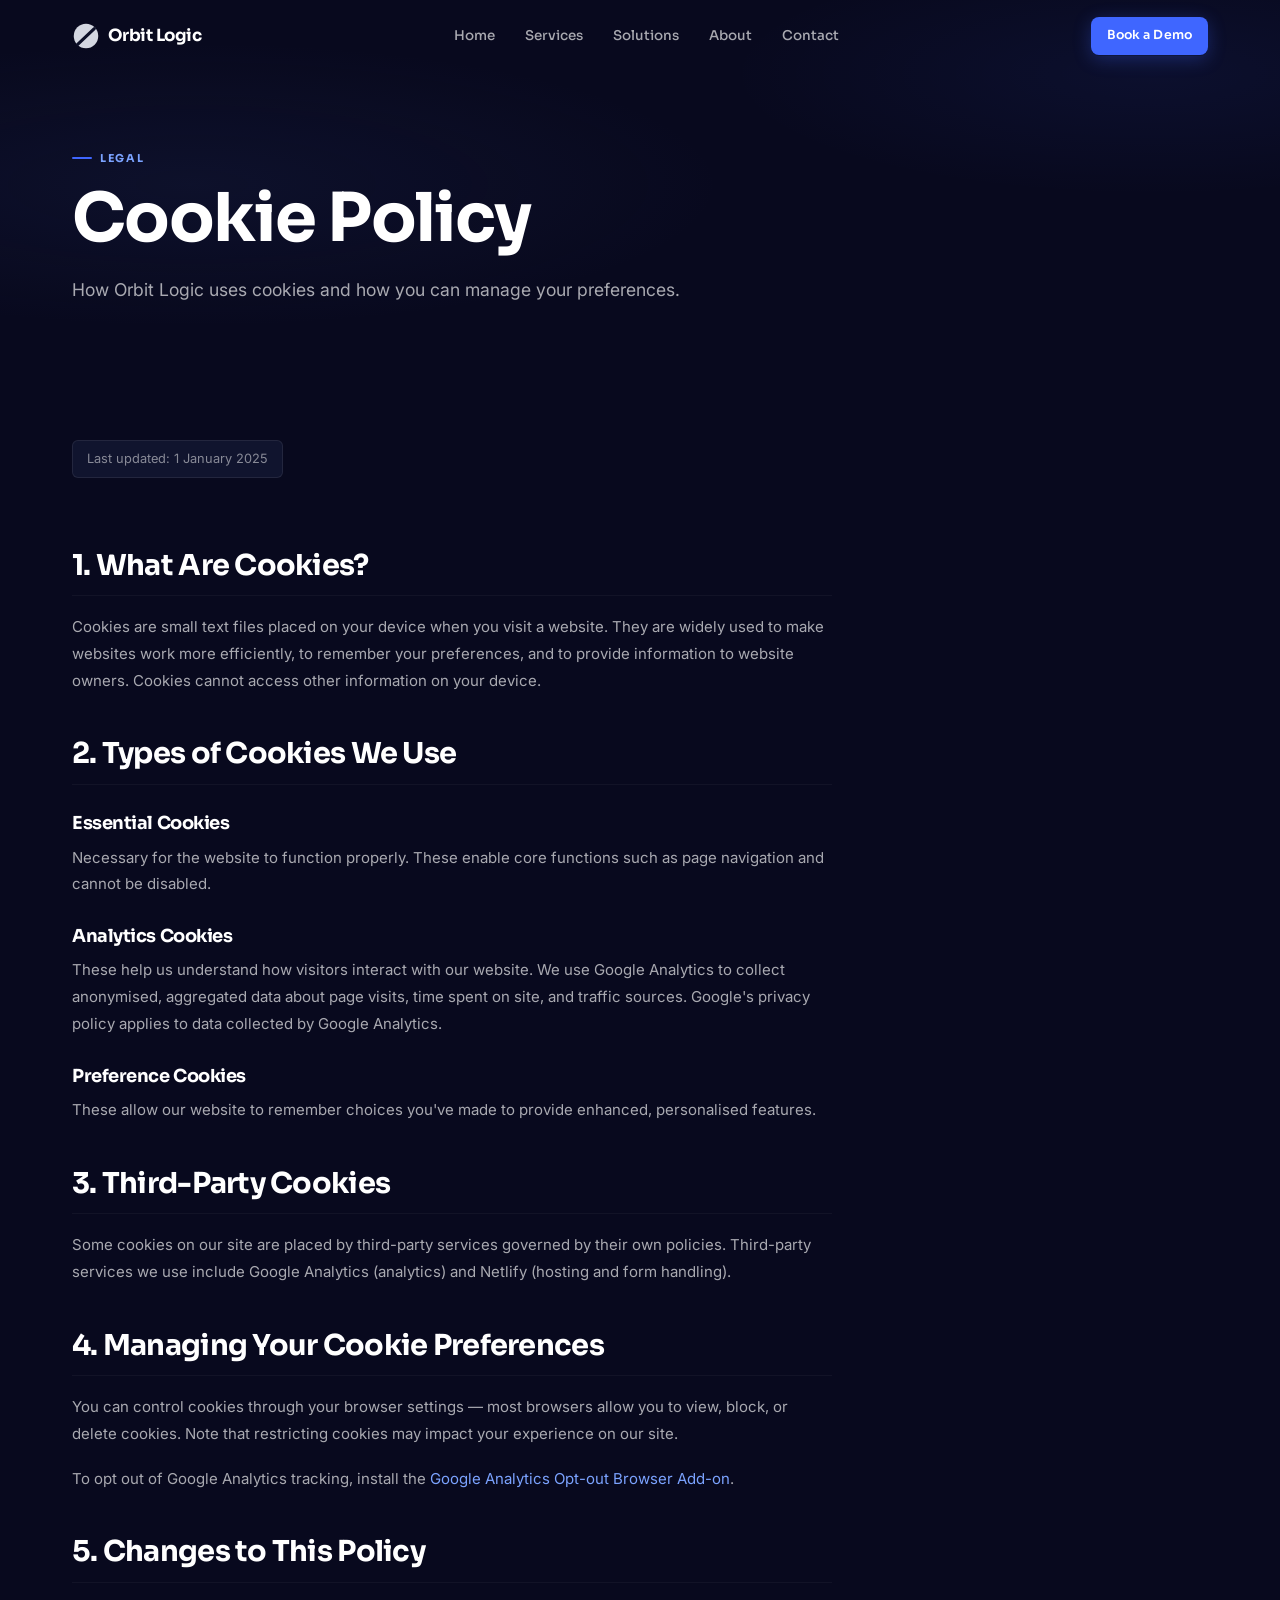
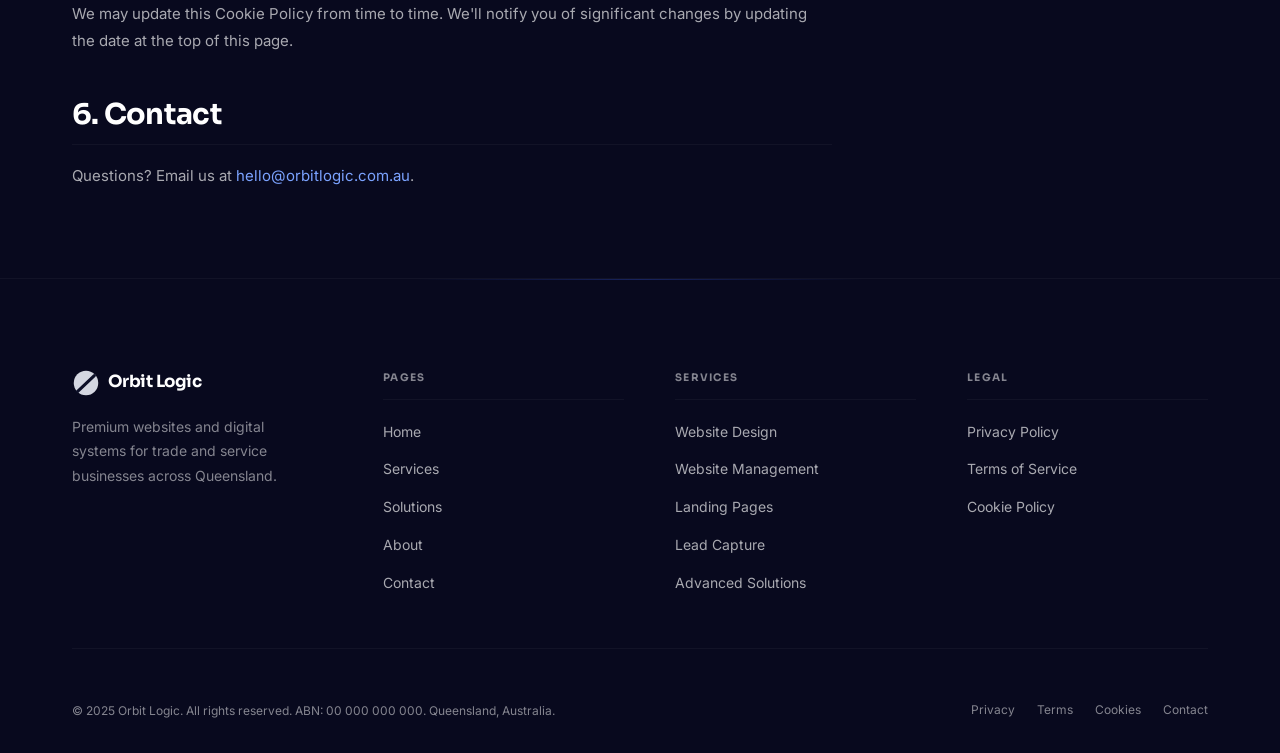
<file: cookie-policy.html>
<!DOCTYPE html>
<html lang="en">
<head>
  <meta charset="UTF-8"/>
  <meta name="color-scheme" content="dark"/>
  <meta name="theme-color" content="#08091E"/>
  <link rel="preconnect" href="https://fonts.googleapis.com"/>
  <link rel="preconnect" href="https://fonts.gstatic.com" crossorigin/><meta name="viewport" content="width=device-width, initial-scale=1.0, viewport-fit=cover"/>
  <title>Cookie Policy — Orbit Logic</title>
  <meta name="description" content="Orbit Logic's Cookie Policy — how we use cookies and how you can manage preferences."/>
  <meta name="robots" content="index, follow"/>
  <link rel="canonical" href="https://orbitlogic.com.au/cookie-policy.html"/>
  <link rel="stylesheet" href="styles.css"/>
</head>
<body>
<a class="skip-link" href="#main-content">Skip to main content</a>

<nav class="nav" id="mainNav" aria-label="Main navigation">
  <div class="nav-inner">
    <a href="index.html" class="nav-logo" aria-label="Orbit Logic — Home">
      <svg class="nav-logo-mark" viewBox="0 0 32 32" fill="none" xmlns="http://www.w3.org/2000/svg" aria-hidden="true">
        <circle cx="16" cy="16" r="14" fill="#EBEEF6" opacity="0.90"/>
        <line x1="6.5" y1="25.5" x2="25.5" y2="7.5" stroke="#0D1028" stroke-width="3.6" stroke-linecap="round"/>
      </svg>
      <span class="nav-logo-name">Orbit Logic</span>
    </a>
    <div class="nav-links">
      <a href="index.html"     class="nav-link">Home</a>
      <a href="services.html"  class="nav-link">Services</a>
      <a href="solutions.html" class="nav-link">Solutions</a>
      <a href="about.html"     class="nav-link">About</a>
      <a href="contact.html"   class="nav-link">Contact</a>
    </div>
    <div class="nav-actions">
      <a href="contact.html" class="btn btn-primary btn-sm">Book a Demo</a>
    </div>
    <button class="nav-toggle" id="navToggle" aria-label="Toggle menu" aria-expanded="false" aria-controls="navMobile">
      <span></span><span></span><span></span>
    </button>
  </div>
</nav>
<div class="nav-mobile" id="navMobile" role="dialog" aria-modal="true" aria-label="Mobile navigation">
  <a href="index.html"     class="nav-link">Home</a>
  <a href="services.html"  class="nav-link">Services</a>
  <a href="solutions.html" class="nav-link">Solutions</a>
  <a href="about.html"     class="nav-link">About</a>
  <a href="contact.html"   class="nav-link">Contact</a>
  <a href="contact.html"   class="btn btn-primary">Book a Demo</a>
</div>
<main id="main-content">
<div class="page-header">
  <div class="container"><div class="page-header-inner">
    <span class="eyebrow">Legal</span>
    <h1>Cookie Policy</h1>
    <p>How Orbit Logic uses cookies and how you can manage your preferences.</p>
  </div></div>
</div>
<section class="section-sm bg-s0">
  <div class="container">
    <div class="legal-content">
      <span class="legal-updated">Last updated: 1 January 2025</span>
      <h2>1. What Are Cookies?</h2>
      <p>Cookies are small text files placed on your device when you visit a website. They are widely used to make websites work more efficiently, to remember your preferences, and to provide information to website owners. Cookies cannot access other information on your device.</p>
      <h2>2. Types of Cookies We Use</h2>
      <h3>Essential Cookies</h3>
      <p>Necessary for the website to function properly. These enable core functions such as page navigation and cannot be disabled.</p>
      <h3>Analytics Cookies</h3>
      <p>These help us understand how visitors interact with our website. We use Google Analytics to collect anonymised, aggregated data about page visits, time spent on site, and traffic sources. Google's privacy policy applies to data collected by Google Analytics.</p>
      <h3>Preference Cookies</h3>
      <p>These allow our website to remember choices you've made to provide enhanced, personalised features.</p>
      <h2>3. Third-Party Cookies</h2>
      <p>Some cookies on our site are placed by third-party services governed by their own policies. Third-party services we use include Google Analytics (analytics) and Netlify (hosting and form handling).</p>
      <h2>4. Managing Your Cookie Preferences</h2>
      <p>You can control cookies through your browser settings — most browsers allow you to view, block, or delete cookies. Note that restricting cookies may impact your experience on our site.</p>
      <p>To opt out of Google Analytics tracking, install the <a href="https://tools.google.com/dlpage/gaoptout" target="_blank" rel="noopener noreferrer">Google Analytics Opt-out Browser Add-on</a>.</p>
      <h2>5. Changes to This Policy</h2>
      <p>We may update this Cookie Policy from time to time. We'll notify you of significant changes by updating the date at the top of this page.</p>
      <h2>6. Contact</h2>
      <p>Questions? Email us at <a href="mailto:hello@orbitlogic.com.au">hello@orbitlogic.com.au</a>.</p>
    </div>
  </div>
</section>
</main>
<footer class="footer">
  <div class="container">
    <div class="footer-grid">
      <div class="footer-brand-col">
        <a href="index.html" class="nav-logo" aria-label="Orbit Logic">
          <svg class="nav-logo-mark" viewBox="0 0 32 32" fill="none" xmlns="http://www.w3.org/2000/svg" aria-hidden="true">
            <circle cx="16" cy="16" r="14" fill="#EBEEF6" opacity="0.90"/>
            <line x1="6.5" y1="25.5" x2="25.5" y2="7.5" stroke="#0D1028" stroke-width="3.6" stroke-linecap="round"/>
          </svg>
          <span class="nav-logo-name">Orbit Logic</span>
        </a>
        <p>Premium websites and digital systems for trade and service businesses across Queensland.</p>
      </div>
      <div>
        <div class="footer-col-title">Pages</div>
        <div class="footer-links">
          <a href="index.html">Home</a>
          <a href="services.html">Services</a>
          <a href="solutions.html">Solutions</a>
          <a href="about.html">About</a>
          <a href="contact.html">Contact</a>
        </div>
      </div>
      <div>
        <div class="footer-col-title">Services</div>
        <div class="footer-links">
          <a href="services.html#website-design">Website Design</a>
          <a href="services.html#website-management">Website Management</a>
          <a href="services.html#landing-pages">Landing Pages</a>
          <a href="services.html#lead-capture">Lead Capture</a>
          <a href="solutions.html">Advanced Solutions</a>
        </div>
      </div>
      <div>
        <div class="footer-col-title">Legal</div>
        <div class="footer-links">
          <a href="privacy-policy.html">Privacy Policy</a>
          <a href="terms.html">Terms of Service</a>
          <a href="cookie-policy.html">Cookie Policy</a>
          
        </div>
      </div>
    </div>
    <div class="footer-bottom">
      <p class="footer-copy" data-c="footer_text">© 2025 Orbit Logic. All rights reserved. ABN: 00 000 000 000. Queensland, Australia.</p>
      <div class="footer-bottom-links">
        <a href="privacy-policy.html">Privacy</a>
        <a href="terms.html">Terms</a>
        <a href="cookie-policy.html">Cookies</a>
        <a href="contact.html">Contact</a>
      </div>
    </div>
  </div>
</footer>
<script src="script.js" defer></script></body></html>
</file>
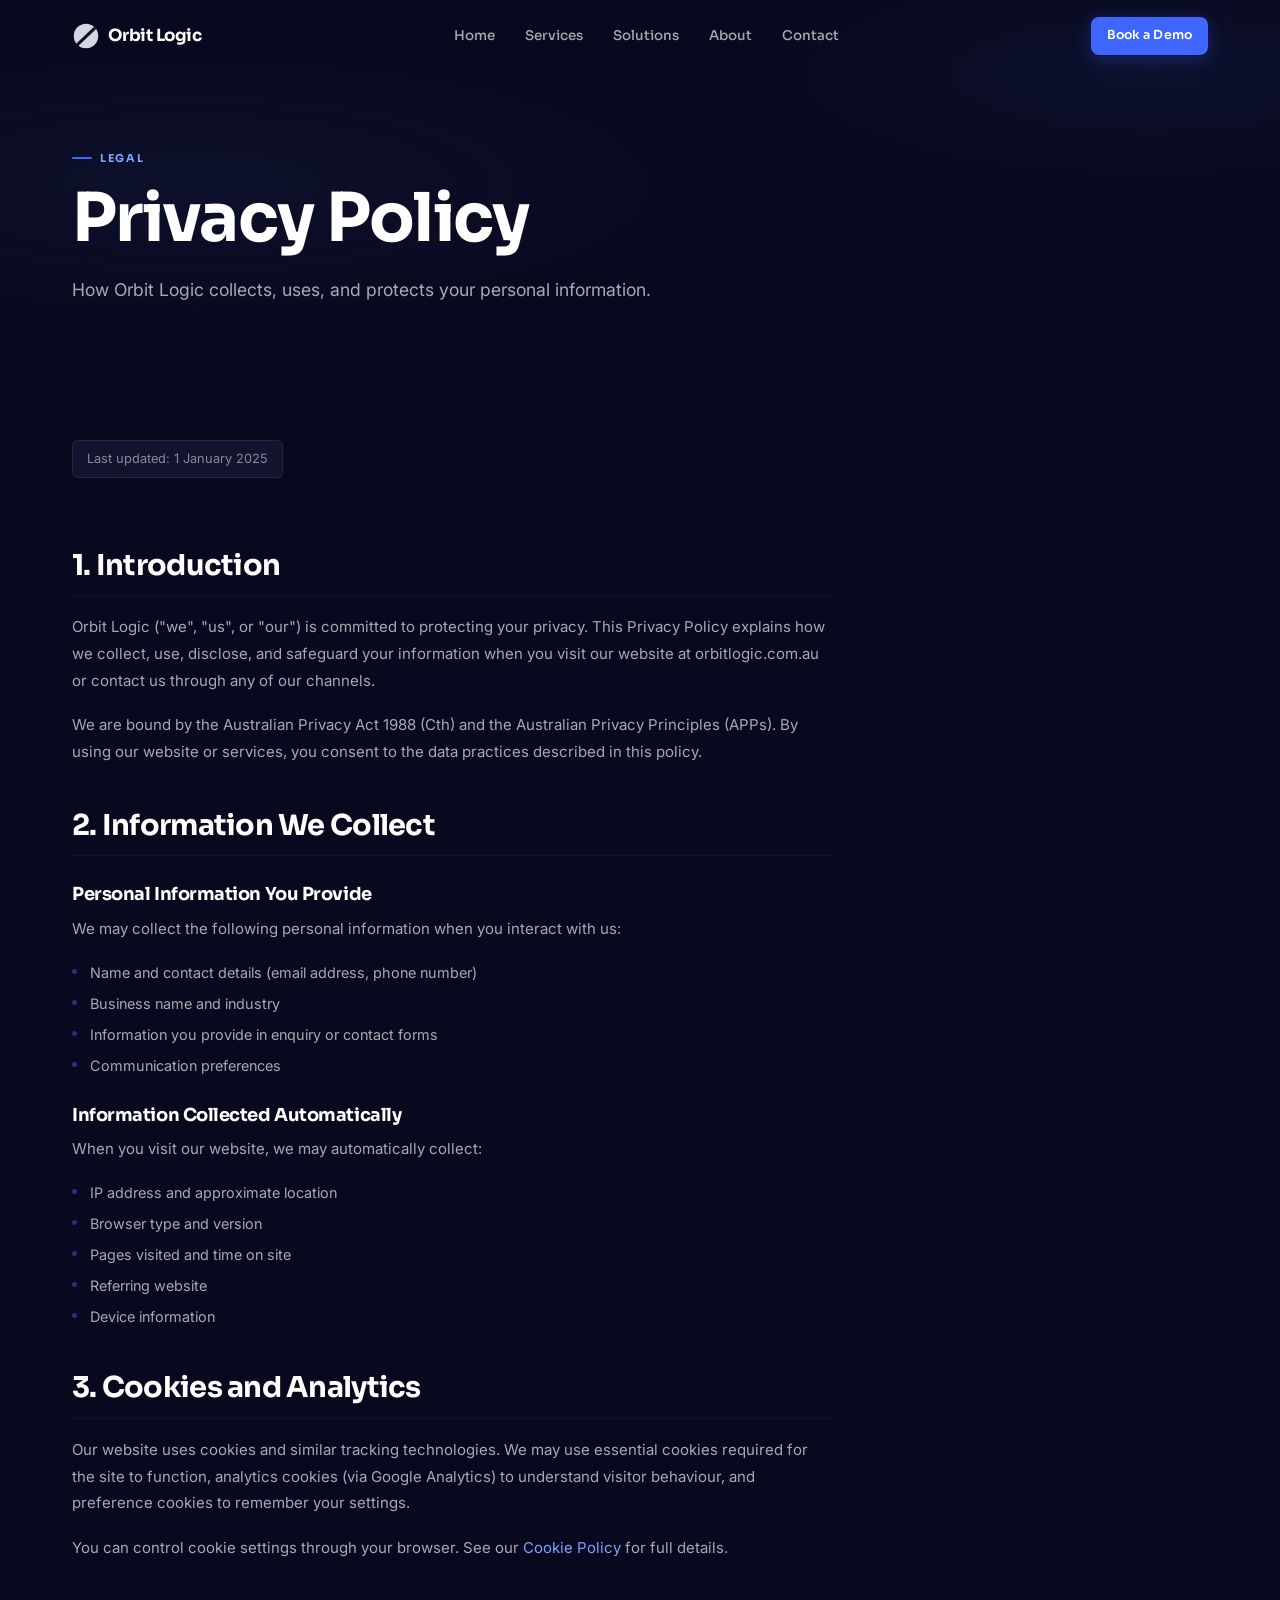
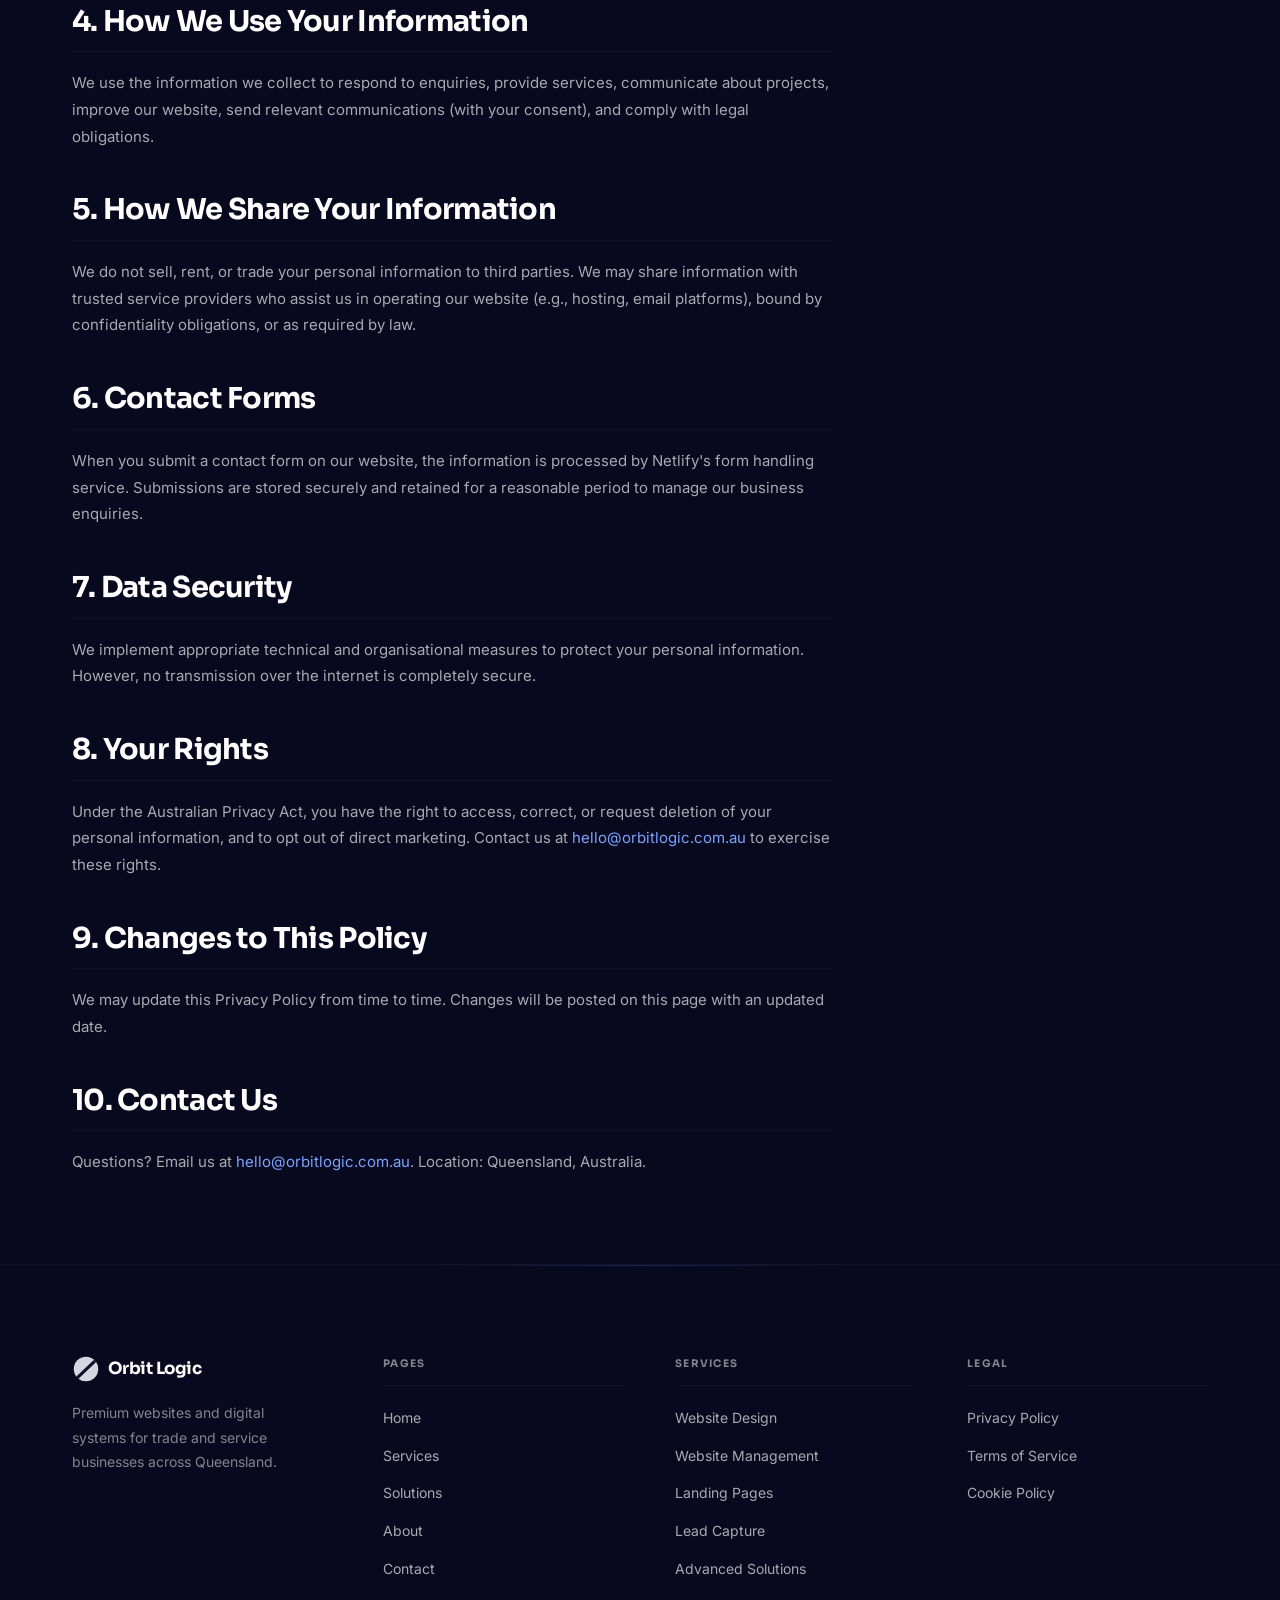
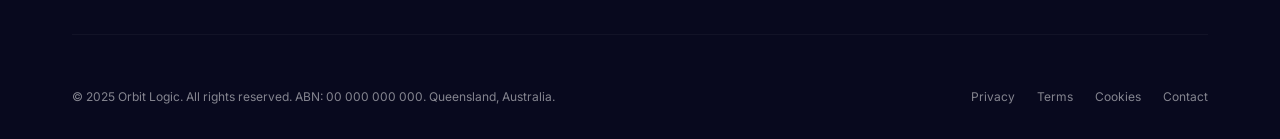
<file: privacy-policy.html>
<!DOCTYPE html>
<html lang="en">
<head>
  <meta charset="UTF-8"/>
  <meta name="color-scheme" content="dark"/>
  <meta name="theme-color" content="#08091E"/>
  <link rel="preconnect" href="https://fonts.googleapis.com"/>
  <link rel="preconnect" href="https://fonts.gstatic.com" crossorigin/><meta name="viewport" content="width=device-width, initial-scale=1.0, viewport-fit=cover"/>
  <title>Privacy Policy — Orbit Logic</title>
  <meta name="description" content="Orbit Logic's Privacy Policy — how we collect, use, and protect your personal information."/>
  <meta name="robots" content="index, follow"/>
  <link rel="canonical" href="https://orbitlogic.com.au/privacy-policy.html"/>
  <link rel="stylesheet" href="styles.css"/>
</head>
<body>
<a class="skip-link" href="#main-content">Skip to main content</a>

<nav class="nav" id="mainNav" aria-label="Main navigation">
  <div class="nav-inner">
    <a href="index.html" class="nav-logo" aria-label="Orbit Logic — Home">
      <svg class="nav-logo-mark" viewBox="0 0 32 32" fill="none" xmlns="http://www.w3.org/2000/svg" aria-hidden="true">
        <circle cx="16" cy="16" r="14" fill="#EBEEF6" opacity="0.90"/>
        <line x1="6.5" y1="25.5" x2="25.5" y2="7.5" stroke="#0D1028" stroke-width="3.6" stroke-linecap="round"/>
      </svg>
      <span class="nav-logo-name">Orbit Logic</span>
    </a>
    <div class="nav-links">
      <a href="index.html"     class="nav-link">Home</a>
      <a href="services.html"  class="nav-link">Services</a>
      <a href="solutions.html" class="nav-link">Solutions</a>
      <a href="about.html"     class="nav-link">About</a>
      <a href="contact.html"   class="nav-link">Contact</a>
    </div>
    <div class="nav-actions">
      <a href="contact.html" class="btn btn-primary btn-sm">Book a Demo</a>
    </div>
    <button class="nav-toggle" id="navToggle" aria-label="Toggle menu" aria-expanded="false" aria-controls="navMobile">
      <span></span><span></span><span></span>
    </button>
  </div>
</nav>
<div class="nav-mobile" id="navMobile" role="dialog" aria-modal="true" aria-label="Mobile navigation">
  <a href="index.html"     class="nav-link">Home</a>
  <a href="services.html"  class="nav-link">Services</a>
  <a href="solutions.html" class="nav-link">Solutions</a>
  <a href="about.html"     class="nav-link">About</a>
  <a href="contact.html"   class="nav-link">Contact</a>
  <a href="contact.html"   class="btn btn-primary">Book a Demo</a>
</div>
<main id="main-content">
<div class="page-header">
  <div class="container"><div class="page-header-inner">
    <span class="eyebrow">Legal</span>
    <h1>Privacy Policy</h1>
    <p>How Orbit Logic collects, uses, and protects your personal information.</p>
  </div></div>
</div>
<section class="section-sm bg-s0">
  <div class="container">
    <div class="legal-content">
      <span class="legal-updated">Last updated: 1 January 2025</span>
      <h2>1. Introduction</h2>
      <p>Orbit Logic ("we", "us", or "our") is committed to protecting your privacy. This Privacy Policy explains how we collect, use, disclose, and safeguard your information when you visit our website at orbitlogic.com.au or contact us through any of our channels.</p>
      <p>We are bound by the Australian Privacy Act 1988 (Cth) and the Australian Privacy Principles (APPs). By using our website or services, you consent to the data practices described in this policy.</p>
      <h2>2. Information We Collect</h2>
      <h3>Personal Information You Provide</h3>
      <p>We may collect the following personal information when you interact with us:</p>
      <ul><li>Name and contact details (email address, phone number)</li><li>Business name and industry</li><li>Information you provide in enquiry or contact forms</li><li>Communication preferences</li></ul>
      <h3>Information Collected Automatically</h3>
      <p>When you visit our website, we may automatically collect:</p>
      <ul><li>IP address and approximate location</li><li>Browser type and version</li><li>Pages visited and time on site</li><li>Referring website</li><li>Device information</li></ul>
      <h2>3. Cookies and Analytics</h2>
      <p>Our website uses cookies and similar tracking technologies. We may use essential cookies required for the site to function, analytics cookies (via Google Analytics) to understand visitor behaviour, and preference cookies to remember your settings.</p>
      <p>You can control cookie settings through your browser. See our <a href="cookie-policy.html">Cookie Policy</a> for full details.</p>
      <h2>4. How We Use Your Information</h2>
      <p>We use the information we collect to respond to enquiries, provide services, communicate about projects, improve our website, send relevant communications (with your consent), and comply with legal obligations.</p>
      <h2>5. How We Share Your Information</h2>
      <p>We do not sell, rent, or trade your personal information to third parties. We may share information with trusted service providers who assist us in operating our website (e.g., hosting, email platforms), bound by confidentiality obligations, or as required by law.</p>
      <h2>6. Contact Forms</h2>
      <p>When you submit a contact form on our website, the information is processed by Netlify's form handling service. Submissions are stored securely and retained for a reasonable period to manage our business enquiries.</p>
      <h2>7. Data Security</h2>
      <p>We implement appropriate technical and organisational measures to protect your personal information. However, no transmission over the internet is completely secure.</p>
      <h2>8. Your Rights</h2>
      <p>Under the Australian Privacy Act, you have the right to access, correct, or request deletion of your personal information, and to opt out of direct marketing. Contact us at <a href="mailto:hello@orbitlogic.com.au">hello@orbitlogic.com.au</a> to exercise these rights.</p>
      <h2>9. Changes to This Policy</h2>
      <p>We may update this Privacy Policy from time to time. Changes will be posted on this page with an updated date.</p>
      <h2>10. Contact Us</h2>
      <p>Questions? Email us at <a href="mailto:hello@orbitlogic.com.au">hello@orbitlogic.com.au</a>. Location: Queensland, Australia.</p>
    </div>
  </div>
</section>
</main>
<footer class="footer">
  <div class="container">
    <div class="footer-grid">
      <div class="footer-brand-col">
        <a href="index.html" class="nav-logo" aria-label="Orbit Logic">
          <svg class="nav-logo-mark" viewBox="0 0 32 32" fill="none" xmlns="http://www.w3.org/2000/svg" aria-hidden="true">
            <circle cx="16" cy="16" r="14" fill="#EBEEF6" opacity="0.90"/>
            <line x1="6.5" y1="25.5" x2="25.5" y2="7.5" stroke="#0D1028" stroke-width="3.6" stroke-linecap="round"/>
          </svg>
          <span class="nav-logo-name">Orbit Logic</span>
        </a>
        <p>Premium websites and digital systems for trade and service businesses across Queensland.</p>
      </div>
      <div>
        <div class="footer-col-title">Pages</div>
        <div class="footer-links">
          <a href="index.html">Home</a>
          <a href="services.html">Services</a>
          <a href="solutions.html">Solutions</a>
          <a href="about.html">About</a>
          <a href="contact.html">Contact</a>
        </div>
      </div>
      <div>
        <div class="footer-col-title">Services</div>
        <div class="footer-links">
          <a href="services.html#website-design">Website Design</a>
          <a href="services.html#website-management">Website Management</a>
          <a href="services.html#landing-pages">Landing Pages</a>
          <a href="services.html#lead-capture">Lead Capture</a>
          <a href="solutions.html">Advanced Solutions</a>
        </div>
      </div>
      <div>
        <div class="footer-col-title">Legal</div>
        <div class="footer-links">
          <a href="privacy-policy.html">Privacy Policy</a>
          <a href="terms.html">Terms of Service</a>
          <a href="cookie-policy.html">Cookie Policy</a>
          
        </div>
      </div>
    </div>
    <div class="footer-bottom">
      <p class="footer-copy" data-c="footer_text">© 2025 Orbit Logic. All rights reserved. ABN: 00 000 000 000. Queensland, Australia.</p>
      <div class="footer-bottom-links">
        <a href="privacy-policy.html">Privacy</a>
        <a href="terms.html">Terms</a>
        <a href="cookie-policy.html">Cookies</a>
        <a href="contact.html">Contact</a>
      </div>
    </div>
  </div>
</footer>
<script src="script.js" defer></script></body></html>
</file>
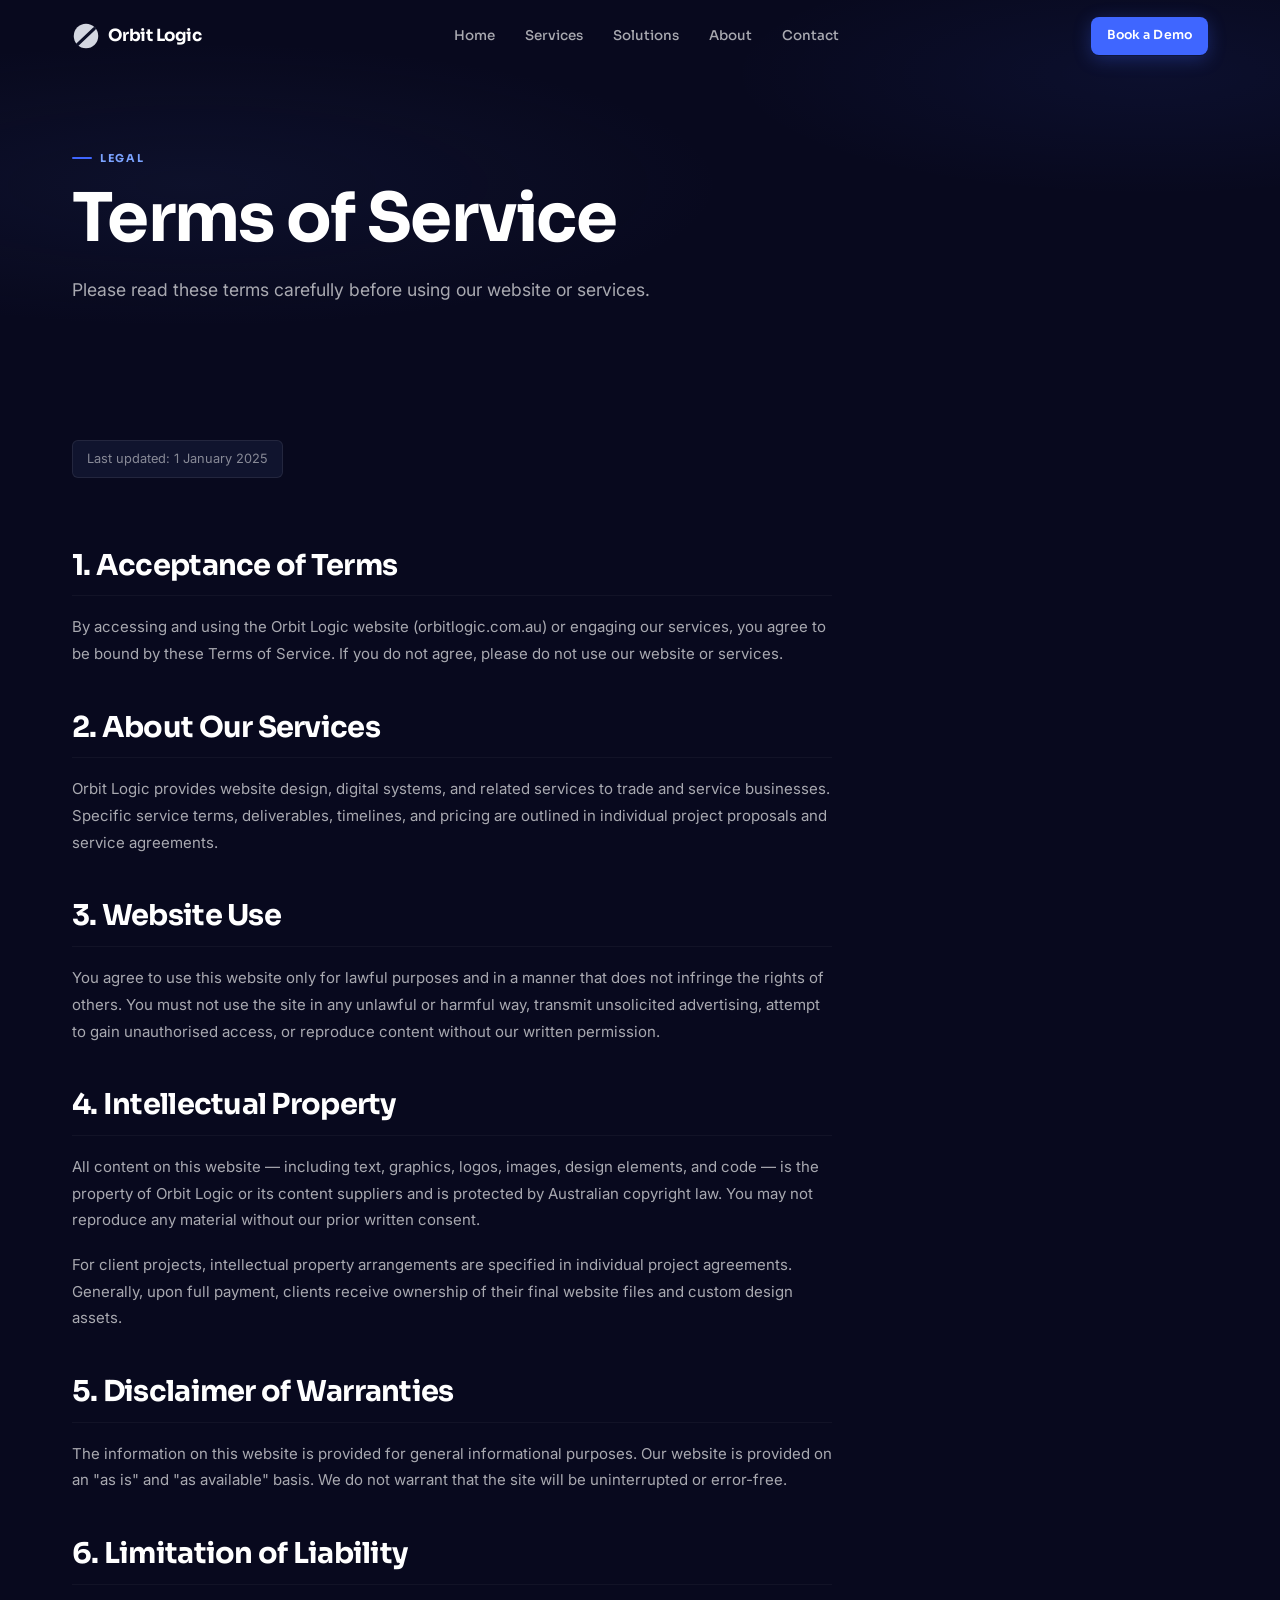
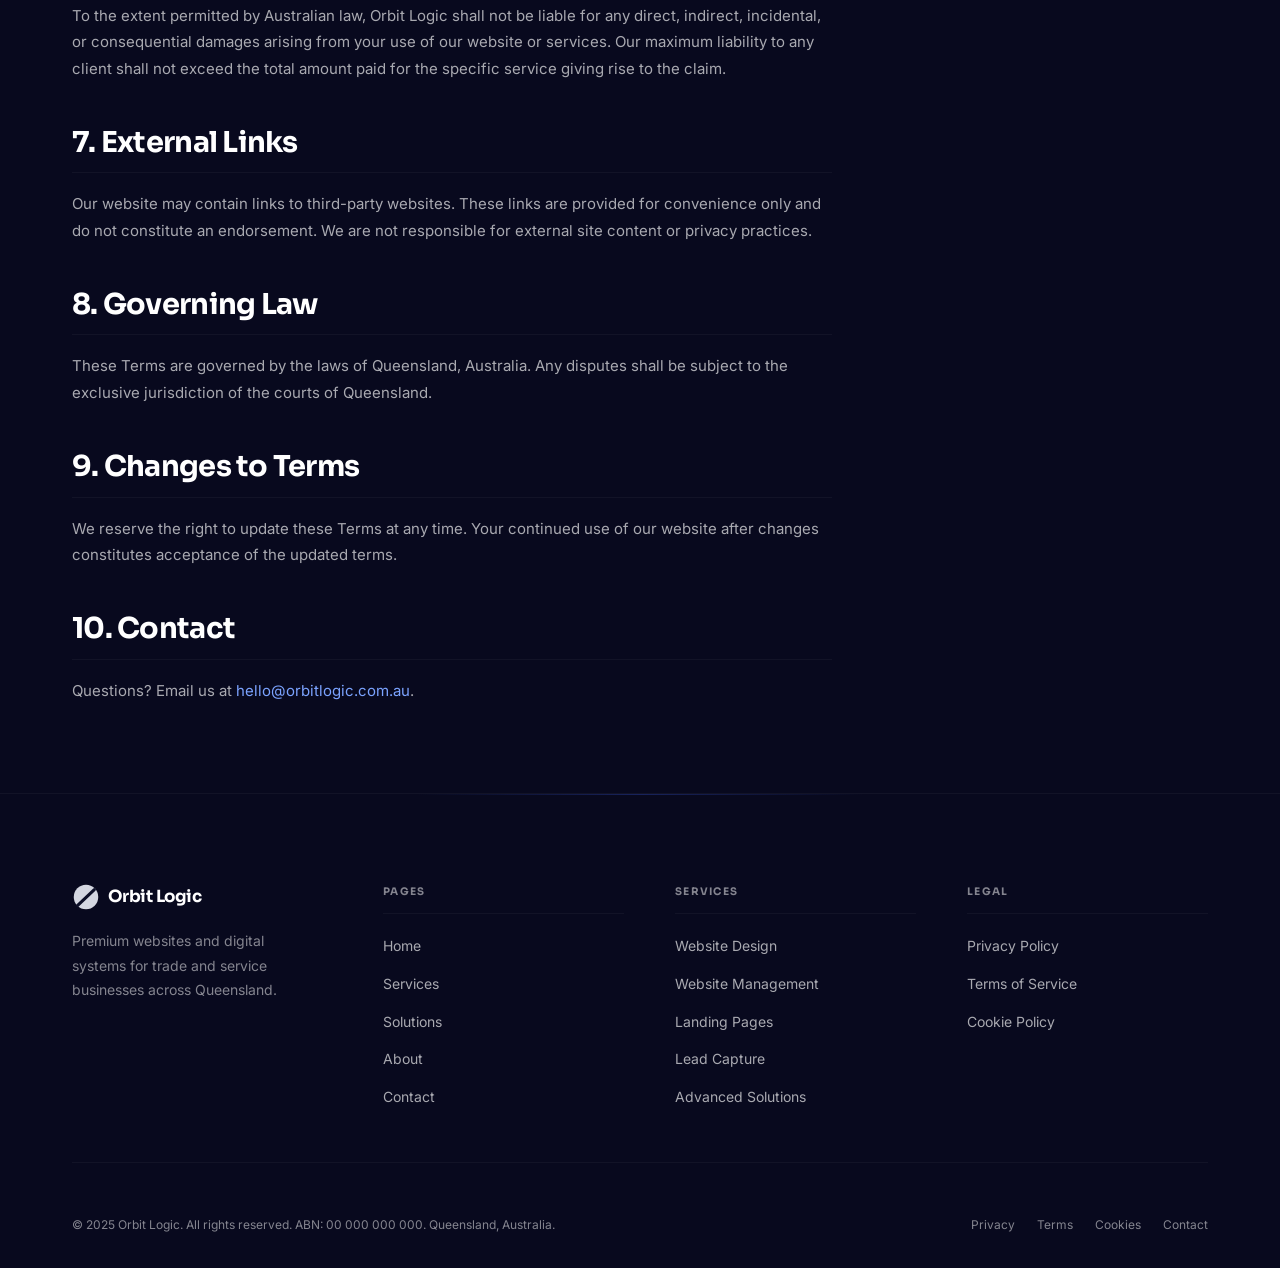
<file: terms.html>
<!DOCTYPE html>
<html lang="en">
<head>
  <meta charset="UTF-8"/>
  <meta name="color-scheme" content="dark"/>
  <meta name="theme-color" content="#08091E"/>
  <link rel="preconnect" href="https://fonts.googleapis.com"/>
  <link rel="preconnect" href="https://fonts.gstatic.com" crossorigin/><meta name="viewport" content="width=device-width, initial-scale=1.0, viewport-fit=cover"/>
  <title>Terms of Service — Orbit Logic</title>
  <meta name="description" content="Orbit Logic's Terms of Service — terms governing use of our website and services."/>
  <meta name="robots" content="index, follow"/>
  <link rel="canonical" href="https://orbitlogic.com.au/terms.html"/>
  <link rel="stylesheet" href="styles.css"/>
</head>
<body>
<a class="skip-link" href="#main-content">Skip to main content</a>

<nav class="nav" id="mainNav" aria-label="Main navigation">
  <div class="nav-inner">
    <a href="index.html" class="nav-logo" aria-label="Orbit Logic — Home">
      <svg class="nav-logo-mark" viewBox="0 0 32 32" fill="none" xmlns="http://www.w3.org/2000/svg" aria-hidden="true">
        <circle cx="16" cy="16" r="14" fill="#EBEEF6" opacity="0.90"/>
        <line x1="6.5" y1="25.5" x2="25.5" y2="7.5" stroke="#0D1028" stroke-width="3.6" stroke-linecap="round"/>
      </svg>
      <span class="nav-logo-name">Orbit Logic</span>
    </a>
    <div class="nav-links">
      <a href="index.html"     class="nav-link">Home</a>
      <a href="services.html"  class="nav-link">Services</a>
      <a href="solutions.html" class="nav-link">Solutions</a>
      <a href="about.html"     class="nav-link">About</a>
      <a href="contact.html"   class="nav-link">Contact</a>
    </div>
    <div class="nav-actions">
      <a href="contact.html" class="btn btn-primary btn-sm">Book a Demo</a>
    </div>
    <button class="nav-toggle" id="navToggle" aria-label="Toggle menu" aria-expanded="false" aria-controls="navMobile">
      <span></span><span></span><span></span>
    </button>
  </div>
</nav>
<div class="nav-mobile" id="navMobile" role="dialog" aria-modal="true" aria-label="Mobile navigation">
  <a href="index.html"     class="nav-link">Home</a>
  <a href="services.html"  class="nav-link">Services</a>
  <a href="solutions.html" class="nav-link">Solutions</a>
  <a href="about.html"     class="nav-link">About</a>
  <a href="contact.html"   class="nav-link">Contact</a>
  <a href="contact.html"   class="btn btn-primary">Book a Demo</a>
</div>
<main id="main-content">
<div class="page-header">
  <div class="container"><div class="page-header-inner">
    <span class="eyebrow">Legal</span>
    <h1>Terms of Service</h1>
    <p>Please read these terms carefully before using our website or services.</p>
  </div></div>
</div>
<section class="section-sm bg-s0">
  <div class="container">
    <div class="legal-content">
      <span class="legal-updated">Last updated: 1 January 2025</span>
      <h2>1. Acceptance of Terms</h2>
      <p>By accessing and using the Orbit Logic website (orbitlogic.com.au) or engaging our services, you agree to be bound by these Terms of Service. If you do not agree, please do not use our website or services.</p>
      <h2>2. About Our Services</h2>
      <p>Orbit Logic provides website design, digital systems, and related services to trade and service businesses. Specific service terms, deliverables, timelines, and pricing are outlined in individual project proposals and service agreements.</p>
      <h2>3. Website Use</h2>
      <p>You agree to use this website only for lawful purposes and in a manner that does not infringe the rights of others. You must not use the site in any unlawful or harmful way, transmit unsolicited advertising, attempt to gain unauthorised access, or reproduce content without our written permission.</p>
      <h2>4. Intellectual Property</h2>
      <p>All content on this website — including text, graphics, logos, images, design elements, and code — is the property of Orbit Logic or its content suppliers and is protected by Australian copyright law. You may not reproduce any material without our prior written consent.</p>
      <p>For client projects, intellectual property arrangements are specified in individual project agreements. Generally, upon full payment, clients receive ownership of their final website files and custom design assets.</p>
      <h2>5. Disclaimer of Warranties</h2>
      <p>The information on this website is provided for general informational purposes. Our website is provided on an "as is" and "as available" basis. We do not warrant that the site will be uninterrupted or error-free.</p>
      <h2>6. Limitation of Liability</h2>
      <p>To the extent permitted by Australian law, Orbit Logic shall not be liable for any direct, indirect, incidental, or consequential damages arising from your use of our website or services. Our maximum liability to any client shall not exceed the total amount paid for the specific service giving rise to the claim.</p>
      <h2>7. External Links</h2>
      <p>Our website may contain links to third-party websites. These links are provided for convenience only and do not constitute an endorsement. We are not responsible for external site content or privacy practices.</p>
      <h2>8. Governing Law</h2>
      <p>These Terms are governed by the laws of Queensland, Australia. Any disputes shall be subject to the exclusive jurisdiction of the courts of Queensland.</p>
      <h2>9. Changes to Terms</h2>
      <p>We reserve the right to update these Terms at any time. Your continued use of our website after changes constitutes acceptance of the updated terms.</p>
      <h2>10. Contact</h2>
      <p>Questions? Email us at <a href="mailto:hello@orbitlogic.com.au">hello@orbitlogic.com.au</a>.</p>
    </div>
  </div>
</section>
</main>
<footer class="footer">
  <div class="container">
    <div class="footer-grid">
      <div class="footer-brand-col">
        <a href="index.html" class="nav-logo" aria-label="Orbit Logic">
          <svg class="nav-logo-mark" viewBox="0 0 32 32" fill="none" xmlns="http://www.w3.org/2000/svg" aria-hidden="true">
            <circle cx="16" cy="16" r="14" fill="#EBEEF6" opacity="0.90"/>
            <line x1="6.5" y1="25.5" x2="25.5" y2="7.5" stroke="#0D1028" stroke-width="3.6" stroke-linecap="round"/>
          </svg>
          <span class="nav-logo-name">Orbit Logic</span>
        </a>
        <p>Premium websites and digital systems for trade and service businesses across Queensland.</p>
      </div>
      <div>
        <div class="footer-col-title">Pages</div>
        <div class="footer-links">
          <a href="index.html">Home</a>
          <a href="services.html">Services</a>
          <a href="solutions.html">Solutions</a>
          <a href="about.html">About</a>
          <a href="contact.html">Contact</a>
        </div>
      </div>
      <div>
        <div class="footer-col-title">Services</div>
        <div class="footer-links">
          <a href="services.html#website-design">Website Design</a>
          <a href="services.html#website-management">Website Management</a>
          <a href="services.html#landing-pages">Landing Pages</a>
          <a href="services.html#lead-capture">Lead Capture</a>
          <a href="solutions.html">Advanced Solutions</a>
        </div>
      </div>
      <div>
        <div class="footer-col-title">Legal</div>
        <div class="footer-links">
          <a href="privacy-policy.html">Privacy Policy</a>
          <a href="terms.html">Terms of Service</a>
          <a href="cookie-policy.html">Cookie Policy</a>
          
        </div>
      </div>
    </div>
    <div class="footer-bottom">
      <p class="footer-copy" data-c="footer_text">© 2025 Orbit Logic. All rights reserved. ABN: 00 000 000 000. Queensland, Australia.</p>
      <div class="footer-bottom-links">
        <a href="privacy-policy.html">Privacy</a>
        <a href="terms.html">Terms</a>
        <a href="cookie-policy.html">Cookies</a>
        <a href="contact.html">Contact</a>
      </div>
    </div>
  </div>
</footer>
<script src="script.js" defer></script></body></html>
</file>
<file: styles.css>
/* ============================================================
   ORBIT LOGIC — DESIGN SYSTEM v4 (quality pass)
   ============================================================ */
@import url('https://fonts.googleapis.com/css2?family=Sora:wght@400;500;600;700;800&family=Inter:wght@400;500;600&display=swap');

/* ── TOKENS ─────────────────────────────────────────────────── */
:root {
  --accent:#3F66FF; --acc-lt:#7BA3FF;
  --near-black:#0D1028; --deep-blue:#324484;
  --s0:#08091E; --s1:#0E1230; --s2:#131640; --s3:#181B50; --sc:#10142E;
  --b0:rgba(255,255,255,.04); --b1:rgba(255,255,255,.08); --b2:rgba(255,255,255,.14);
  --ba:rgba(63,102,255,.25); --bah:rgba(63,102,255,.45);
  --t1:#FFFFFF; --t2:rgba(255,255,255,.65); --t3:rgba(255,255,255,.50); --ta:#7BA3FF;
  --fh:'Sora',sans-serif; --fb:'Inter',sans-serif;
  --nav-h:72px; --max-w:1200px; --pad:clamp(1.25rem,4vw,2rem);
  --ease:cubic-bezier(.4,0,.2,1); --spring:cubic-bezier(.34,1.56,.64,1);
  --radius-sm:8px; --radius:12px; --radius-lg:16px; --radius-xl:20px;
}

/* ── RESET ──────────────────────────────────────────────────── */
*,*::before,*::after{box-sizing:border-box;margin:0;padding:0}
html{scroll-behavior:smooth;-webkit-text-size-adjust:100%;text-size-adjust:100%}
body{font-family:var(--fb);background:var(--near-black);color:var(--t1);line-height:1.7;overflow-x:hidden;-webkit-font-smoothing:antialiased;-moz-osx-font-smoothing:grayscale}
body.nav-open{overflow:hidden}
img,svg{max-width:100%;height:auto;display:block}
a{color:inherit;text-decoration:none}
ul,ol{list-style:none}
button{cursor:pointer;border:none;background:none;font-family:inherit}
input,textarea,select{font-family:inherit}

/* ── TYPOGRAPHY ─────────────────────────────────────────────── */
h1,h2,h3,h4,h5,h6{
  font-family:var(--fh);line-height:1.1;letter-spacing:-.025em;
  color:var(--t1);font-weight:700;overflow-wrap:break-word;word-break:break-word
}
h1{font-size:clamp(2.2rem,5.5vw,4.2rem);line-height:1.05}
h2{font-size:clamp(1.65rem,3.2vw,2.6rem);line-height:1.1}
h3{font-size:clamp(1.1rem,1.8vw,1.35rem);line-height:1.2}
h4{font-size:clamp(1rem,1.4vw,1.15rem);line-height:1.25}
p{color:var(--t2);line-height:1.78;font-size:clamp(.9375rem,1.3vw,1.0125rem)}
strong{color:var(--t1);font-weight:600}
a:not(.btn):not(.nav-link):not(.nav-logo):not(.footer-links a):not(.footer-bottom-links a){
  color:var(--acc-lt);transition:opacity 160ms var(--ease)
}
a:not(.btn):not(.nav-link):not(.nav-logo):not(.footer-links a):not(.footer-bottom-links a):hover{
  opacity:.8
}

.eyebrow{
  display:inline-flex;align-items:center;gap:.5rem;
  font-family:var(--fh);font-size:.68rem;font-weight:700;
  letter-spacing:.15em;text-transform:uppercase;color:var(--acc-lt)
}
.eyebrow::before{content:'';width:20px;height:1.5px;background:var(--accent);flex-shrink:0;border-radius:1px}
.eyebrow-center{justify-content:center;margin-bottom:1.125rem}

/* ── LAYOUT ─────────────────────────────────────────────────── */
.container{max-width:var(--max-w);margin:0 auto;padding:0 var(--pad)}
.section{padding:clamp(4.5rem,8vw,8rem) 0}
.section-sm{padding:clamp(3.5rem,5.5vw,5.5rem) 0}
.section-header{max-width:640px;margin-bottom:clamp(2.5rem,4vw,3.5rem)}
.section-header.center{text-align:center;margin-left:auto;margin-right:auto}
.section-header .eyebrow{margin-bottom:1rem;display:flex}
.section-header h2{margin-bottom:1.125rem;letter-spacing:-.03em}
.section-header p{font-size:clamp(1rem,1.35vw,1.075rem);color:var(--t2)}
.center-btn{display:flex;justify-content:center;margin-top:clamp(2rem,3.5vw,2.75rem)}

/* Grids */
.grid-2{display:grid;grid-template-columns:repeat(2,1fr);gap:clamp(1.25rem,2vw,1.75rem)}
.grid-3{display:grid;grid-template-columns:repeat(3,1fr);gap:clamp(1.25rem,2vw,1.75rem)}
.grid-4{display:grid;grid-template-columns:repeat(4,1fr);gap:clamp(1rem,1.5vw,1.25rem)}
.split-2,.split-grid{display:grid;grid-template-columns:1fr 1fr;gap:clamp(2.5rem,5vw,6rem);align-items:start}
.grid-ind{display:grid;grid-template-columns:repeat(4,1fr);gap:1rem}
.sol-inner-grid{display:grid;grid-template-columns:repeat(2,1fr);gap:1.5rem;margin-top:1.5rem}
.span-2,.sol-wide{grid-column:span 2}

/* ── BUTTONS ────────────────────────────────────────────────── */
.btn{
  display:inline-flex;align-items:center;justify-content:center;gap:.5rem;
  font-family:var(--fh);font-size:.875rem;font-weight:600;letter-spacing:.01em;
  padding:.825rem 1.75rem;border-radius:var(--radius-sm);
  transition:transform 320ms var(--spring),box-shadow 260ms var(--ease),
             background 140ms var(--ease),border-color 140ms var(--ease);
  white-space:nowrap;user-select:none;min-height:46px;
  touch-action:manipulation;-webkit-tap-highlight-color:transparent;cursor:pointer
}
.btn .arrow{transition:transform 320ms var(--spring);display:inline-block;flex-shrink:0}
.btn-primary{
  background:var(--accent);color:#fff;
  box-shadow:0 1px 0 rgba(0,0,0,.25),0 4px 18px rgba(63,102,255,.30)
}
.btn-ghost{background:rgba(255,255,255,.05);color:#fff;border:1px solid var(--b2)}
.btn-outline{background:transparent;color:var(--acc-lt);border:1px solid var(--ba)}
.btn-lg{font-size:.9375rem;padding:.9rem 2rem}
.btn-xl{font-size:1rem;padding:1.05rem 2.25rem;min-height:52px}
.btn-sm{font-size:.78rem;padding:.55rem 1rem;min-height:36px}
.btn-group{display:flex;align-items:center;gap:.75rem;flex-wrap:wrap}
@media(hover:hover)and(pointer:fine){
  .btn-primary:hover{transform:translateY(-2px);box-shadow:0 2px 0 rgba(0,0,0,.2),0 10px 36px rgba(63,102,255,.48)}
  .btn-primary:active{transform:translateY(0)}
  .btn-ghost:hover{background:rgba(255,255,255,.09);border-color:var(--b2);transform:translateY(-2px)}
  .btn-outline:hover{background:rgba(63,102,255,.08);border-color:var(--bah);transform:translateY(-2px)}
  .btn .arrow{transition:transform 320ms var(--spring)}
  .btn:hover .arrow{transform:translateX(4px)}
}

/* ── NAVIGATION ─────────────────────────────────────────────── */
.nav{
  position:fixed;top:0;inset-inline:0;z-index:1000;height:var(--nav-h);
  transition:background 280ms var(--ease),border-color 280ms var(--ease)
}
.nav.scrolled{
  background:rgba(8,9,30,.92);
  backdrop-filter:blur(24px) saturate(1.6);-webkit-backdrop-filter:blur(24px) saturate(1.6);
  border-bottom:1px solid var(--b0);box-shadow:0 8px 32px rgba(0,0,0,.35)
}
.nav-inner{
  display:flex;align-items:center;justify-content:space-between;
  height:100%;max-width:var(--max-w);margin:0 auto;padding:0 var(--pad);gap:1rem
}
.nav-logo{display:flex;align-items:center;gap:.5rem;flex-shrink:0;touch-action:manipulation;-webkit-tap-highlight-color:transparent}
.nav-logo-mark{width:28px;height:28px;flex-shrink:0}
.nav-logo-name{font-family:var(--fh);font-size:1.05rem;font-weight:700;letter-spacing:-.03em;line-height:1}
.nav-links{display:flex;align-items:center;gap:2px;flex:1;justify-content:center}
.nav-link{
  font-family:var(--fh);font-size:.84rem;font-weight:500;color:var(--t2);
  padding:.45rem .875rem;border-radius:6px;position:relative;
  transition:color 140ms var(--ease),background 140ms var(--ease);
  touch-action:manipulation;-webkit-tap-highlight-color:transparent
}
.nav-link::after{
  content:'';position:absolute;bottom:4px;left:50%;
  width:0;height:1.5px;background:var(--accent);border-radius:1px;
  transform:translateX(-50%);transition:width 260ms var(--ease)
}
.nav-link:hover{color:var(--t1);background:rgba(255,255,255,.05)}
.nav-link:hover::after,.nav-link.active::after{width:55%}
.nav-link.active{color:var(--t1)}
.nav-actions{display:flex;align-items:center;gap:.75rem;flex-shrink:0}
.nav-toggle{
  display:none;align-items:center;justify-content:center;
  width:44px;height:44px;border-radius:8px;padding:.5rem;
  flex-direction:column;gap:5px;
  transition:background 140ms var(--ease);
  touch-action:manipulation;-webkit-tap-highlight-color:transparent;flex-shrink:0
}
.nav-toggle:hover{background:rgba(255,255,255,.07)}
.nav-toggle span{
  display:block;height:1.5px;background:var(--t1);border-radius:2px;
  transition:all 280ms var(--ease);pointer-events:none
}
.nav-toggle span:nth-child(1){width:22px}
.nav-toggle span:nth-child(2){width:16px}
.nav-toggle span:nth-child(3){width:11px}
.nav-toggle.open span:nth-child(1){transform:rotate(45deg) translate(4.5px,4.5px);width:22px}
.nav-toggle.open span:nth-child(2){opacity:0;transform:scaleX(0)}
.nav-toggle.open span:nth-child(3){transform:rotate(-45deg) translate(4.5px,-4.5px);width:22px}
.nav-mobile{
  display:none;position:fixed;top:var(--nav-h);inset-inline:0;
  background:rgba(8,9,30,.97);backdrop-filter:blur(28px);-webkit-backdrop-filter:blur(28px);
  border-bottom:1px solid var(--b1);
  padding:1.25rem var(--pad) 2rem;
  flex-direction:column;gap:4px;z-index:999;
  box-shadow:0 24px 60px rgba(0,0,0,.5);
  max-height:calc(100svh - var(--nav-h));overflow-y:auto;-webkit-overflow-scrolling:touch
}
.nav-mobile.open{display:flex}
.nav-mobile .nav-link{font-size:.9375rem;padding:.875rem 1rem;border-radius:var(--radius-sm);min-height:52px;display:flex;align-items:center;color:var(--t2);border:1px solid transparent;transition:color 140ms,background 140ms,border-color 140ms}
.nav-mobile .nav-link:hover{color:var(--t1);background:rgba(255,255,255,.05);border-color:var(--b1)}
.nav-mobile .btn{width:100%;justify-content:center;margin-top:1rem;min-height:56px;font-size:.9375rem}

/* ── HERO ───────────────────────────────────────────────────── */
.hero{
  min-height:100vh;min-height:100svh;
  display:grid;align-items:center;
  padding-top:var(--nav-h);padding-bottom:3rem;
  position:relative;overflow:hidden;background:var(--s0)
}
.hero-bg{
  position:absolute;inset:0;pointer-events:none;
  background:
    radial-gradient(ellipse 70% 65% at 68% 42%,rgba(63,102,255,.10) 0%,transparent 60%),
    radial-gradient(ellipse 55% 50% at 8% 75%,rgba(50,68,132,.12) 0%,transparent 55%),
    radial-gradient(ellipse 40% 40% at 85% 10%,rgba(63,102,255,.06) 0%,transparent 60%)
}
.hero-dots{
  position:absolute;inset:0;pointer-events:none;
  background-image:radial-gradient(circle,rgba(255,255,255,.05) 1px,transparent 1px);
  background-size:34px 34px;
  mask-image:radial-gradient(ellipse 88% 80% at 45% 50%,black 5%,transparent 75%)
}
.hero-orb{
  position:absolute;right:-4%;top:50%;transform:translateY(-50%);
  width:min(600px,52vw);aspect-ratio:1;pointer-events:none
}
.hero-orb-ring{
  position:absolute;inset:0;border-radius:50%;
  border:1px solid rgba(63,102,255,.14);
  animation:spin-slow 50s linear infinite;will-change:transform
}
.hero-orb-ring:nth-child(2){inset:11%;border-color:rgba(63,102,255,.10);border-style:dashed;animation-duration:32s;animation-direction:reverse}
.hero-orb-ring:nth-child(3){inset:24%;border-color:rgba(63,102,255,.08);animation-duration:22s}
.hero-orb-ring:nth-child(4){inset:38%;border-color:rgba(63,102,255,.12);border-style:dashed;animation-duration:16s;animation-direction:reverse}
.hero-orb-dot{position:absolute;width:8px;height:8px;border-radius:50%;background:var(--accent);top:-4px;left:50%;transform:translateX(-50%);box-shadow:0 0 16px rgba(63,102,255,.9),0 0 40px rgba(63,102,255,.4)}
.hero-orb-dot-2{position:absolute;width:5px;height:5px;border-radius:50%;background:rgba(63,102,255,.55);bottom:-2.5px;right:20%;box-shadow:0 0 10px rgba(63,102,255,.6)}
.hero-orb-center{position:absolute;inset:38%;background:radial-gradient(circle,rgba(63,102,255,.05) 0%,transparent 70%);border-radius:50%}
@keyframes spin-slow{to{transform:rotate(360deg)}}
.hero-inner{position:relative;z-index:2;padding:clamp(2rem,4vw,3rem) 0}
.hero-badge{
  display:inline-flex;align-items:center;gap:.5rem;
  background:rgba(63,102,255,.07);border:1px solid rgba(63,102,255,.22);
  border-radius:100px;padding:.3rem .9rem .3rem .45rem;
  font-family:var(--fh);font-size:.68rem;font-weight:700;color:var(--acc-lt);
  letter-spacing:.09em;text-transform:uppercase;margin-bottom:1.75rem;max-width:100%
}
.hero-badge-dot{width:24px;height:24px;border-radius:50%;background:rgba(63,102,255,.12);display:flex;align-items:center;justify-content:center;position:relative;flex-shrink:0}
.hero-badge-dot::before{content:'';width:7px;height:7px;background:var(--accent);border-radius:50%;animation:badge-pulse 2.4s ease-in-out infinite}
.hero-badge-dot::after{content:'';position:absolute;width:7px;height:7px;border-radius:50%;border:1px solid var(--accent);animation:badge-ring 2.4s ease-in-out infinite;opacity:0}
@keyframes badge-pulse{0%,100%{transform:scale(1);opacity:1}50%{transform:scale(.8);opacity:.7}}
@keyframes badge-ring{0%{transform:scale(1);opacity:.6}100%{transform:scale(3);opacity:0}}
.hero-headline{
  font-size:clamp(2.8rem,6.5vw,5.5rem);font-weight:800;
  line-height:1.0;letter-spacing:-.045em;
  margin-bottom:1.5rem;max-width:760px
}
.hero-headline em{
  font-style:normal;
  background:linear-gradient(135deg,#6B90FF 0%,#3F66FF 45%,#89AAFF 100%);
  -webkit-background-clip:text;-webkit-text-fill-color:transparent;background-clip:text
}
.hero-sub{
  font-size:clamp(1.0625rem,1.7vw,1.2rem);color:var(--t2);
  max-width:540px;line-height:1.78;margin-bottom:2.5rem
}
.hero-ctas{display:flex;align-items:center;gap:1rem;flex-wrap:wrap;margin-bottom:3rem}
.hero-proof{display:flex;align-items:center;gap:2rem;padding-top:2rem;border-top:1px solid var(--b0);flex-wrap:wrap}
.hero-proof-item{display:flex;align-items:center;gap:.45rem}
.hero-proof-icon{width:14px;height:14px;color:var(--accent);flex-shrink:0}
.hero-proof-text{font-size:.78rem;color:var(--t3);font-weight:500;letter-spacing:.03em}
.hero-scroll-cue{
  position:absolute;bottom:2rem;left:50%;transform:translateX(-50%);
  display:flex;flex-direction:column;align-items:center;gap:.5rem;
  z-index:2;animation:scroll-cue 3s ease-in-out infinite;opacity:.3
}
.hero-scroll-cue-line{width:1px;height:32px;background:linear-gradient(to bottom,transparent,var(--accent))}
@keyframes scroll-cue{0%,100%{transform:translateX(-50%) translateY(0);opacity:.3}55%{transform:translateX(-50%) translateY(8px);opacity:.6}}

/* ── TRUST STRIP ────────────────────────────────────────────── */
.trust-strip{background:var(--s1);border-top:1px solid var(--b0);border-bottom:1px solid var(--b0);padding:1.25rem 0;overflow:hidden}
.trust-strip-row{display:flex;align-items:center;justify-content:center;gap:clamp(1.25rem,2.5vw,3rem);flex-wrap:wrap}
.trust-item{display:flex;align-items:center;gap:.45rem;font-family:var(--fh);font-size:.65rem;font-weight:700;letter-spacing:.1em;text-transform:uppercase;color:var(--t3);white-space:nowrap;transition:color 140ms var(--ease)}
.trust-item:hover{color:var(--t2)}
.trust-icon{color:var(--accent);flex-shrink:0}

/* ── CARDS ──────────────────────────────────────────────────── */
.card{
  background:var(--sc);border:1px solid var(--b1);border-radius:var(--radius-lg);
  padding:clamp(1.5rem,3vw,2.25rem);
  transition:border-color 260ms var(--ease),transform 340ms var(--spring),
             box-shadow 260ms var(--ease),background 260ms var(--ease);
  position:relative;overflow:hidden
}
.card::before{
  content:'';position:absolute;inset:0;
  background:linear-gradient(135deg,rgba(63,102,255,.03) 0%,transparent 55%);
  opacity:0;transition:opacity 260ms var(--ease);pointer-events:none
}
@media(hover:hover)and(pointer:fine){
  .card:hover{
    border-color:var(--ba);transform:translateY(-5px);
    box-shadow:0 0 0 1px var(--ba),0 12px 40px rgba(0,0,0,.4),0 0 60px rgba(63,102,255,.08);
    background:var(--s2)
  }
  .card:hover::before{opacity:1}
  .card:hover .card-icon{background:rgba(63,102,255,.14);transform:scale(1.06)}
}
.card-icon{
  width:46px;height:46px;flex-shrink:0;
  background:rgba(63,102,255,.08);border:1px solid rgba(63,102,255,.15);
  border-radius:10px;display:flex;align-items:center;justify-content:center;
  margin-bottom:1.5rem;font-size:1.05rem;color:var(--accent);
  transition:background 260ms var(--ease),transform 340ms var(--spring)
}
.card h3{font-size:clamp(1.1rem,1.5vw,1.25rem);margin-bottom:.625rem}
.card>p{margin-bottom:1.375rem}

.card-list{display:flex;flex-direction:column;gap:.5rem}
.card-list li{display:flex;align-items:flex-start;gap:.5rem;font-size:.875rem;color:var(--t2);line-height:1.55}
.card-list li::before{content:'';width:5px;height:5px;border-radius:50%;background:var(--accent);opacity:.6;margin-top:5px;flex-shrink:0}

.feature-card{
  background:var(--sc);border:1px solid var(--b1);border-radius:var(--radius-lg);
  padding:clamp(1.375rem,2.5vw,1.625rem) clamp(1.375rem,3vw,2rem);
  display:flex;gap:1.25rem;align-items:flex-start;
  transition:border-color 260ms var(--ease),transform 340ms var(--spring),box-shadow 260ms var(--ease)
}
@media(hover:hover)and(pointer:fine){
  .feature-card:hover{border-color:var(--ba);transform:translateY(-3px);box-shadow:0 0 0 1px var(--ba),0 8px 28px rgba(0,0,0,.35)}
  .feature-card:hover .feature-icon{background:rgba(63,102,255,.14);transform:scale(1.08)}
}
.feature-icon{
  width:46px;height:46px;flex-shrink:0;
  background:rgba(63,102,255,.08);border:1px solid rgba(63,102,255,.14);
  border-radius:10px;display:flex;align-items:center;justify-content:center;
  color:var(--accent);transition:background 260ms var(--ease),transform 340ms var(--spring)
}
.feature-text h3,.feature-text h4{font-size:clamp(1rem,1.35vw,1.1rem);margin-bottom:.375rem;letter-spacing:-.02em}
.feature-text p{font-size:.9rem;line-height:1.7}

.solution-card{
  background:var(--sc);border:1px solid var(--b1);border-radius:var(--radius-lg);
  padding:clamp(1.625rem,3vw,2.25rem);
  transition:border-color 260ms var(--ease),transform 340ms var(--spring),box-shadow 260ms var(--ease);
  position:relative;overflow:hidden
}
.solution-card::after{
  content:'';position:absolute;top:0;left:0;right:0;height:2px;
  background:linear-gradient(90deg,transparent,var(--accent),transparent);
  opacity:0;transition:opacity 260ms var(--ease)
}
@media(hover:hover)and(pointer:fine){
  .solution-card:hover{border-color:var(--ba);transform:translateY(-5px);box-shadow:0 0 0 1px var(--ba),0 12px 40px rgba(0,0,0,.4)}
  .solution-card:hover::after{opacity:1}
  .solution-card:hover .sol-number{color:rgba(63,102,255,.20)}
}
.sol-number{font-family:var(--fh);font-size:3rem;font-weight:800;color:rgba(63,102,255,.09);line-height:1;letter-spacing:-.06em;margin-bottom:.875rem;transition:color 260ms var(--ease)}
.solution-card h2,.solution-card h3{font-size:clamp(1.05rem,1.5vw,1.2rem);margin-bottom:.625rem;letter-spacing:-.02em}

.value-card{
  background:var(--sc);border:1px solid var(--b1);border-radius:var(--radius-lg);
  padding:clamp(1.5rem,3vw,2.25rem);text-align:center;
  transition:border-color 260ms var(--ease),transform 340ms var(--spring)
}
@media(hover:hover)and(pointer:fine){
  .value-card:hover{border-color:var(--ba);transform:translateY(-4px)}
}
.value-card-icon{font-size:1.75rem;margin-bottom:1.125rem}
.value-card h3{font-size:clamp(1rem,1.4vw,1.15rem);margin-bottom:.5rem}
.value-card p{font-size:.9rem;line-height:1.7}

/* Industry cards */
.ind-card{
  background:var(--sc);border:1px solid var(--b1);border-radius:var(--radius);
  padding:1.375rem 1.25rem;text-align:center;
  transition:border-color 260ms var(--ease),transform 340ms var(--spring)
}
@media(hover:hover)and(pointer:fine){
  .ind-card:hover{border-color:var(--ba);transform:translateY(-3px)}
}
.ind-card-icon{font-size:1.7rem;margin-bottom:.5rem}
.ind-card-name{font-family:var(--fh);font-size:.8rem;font-weight:600;color:var(--t1);margin:0;letter-spacing:.01em;line-height:1.3}

/* ── PROCESS ────────────────────────────────────────────────── */
.process-list{display:flex;flex-direction:column;max-width:580px;position:relative}
.process-list::before{content:'';position:absolute;left:27px;top:56px;bottom:56px;width:1px;background:linear-gradient(to bottom,var(--accent),rgba(63,102,255,.2),transparent)}
.process-item{display:flex;gap:1.5rem;padding:1.5rem 0}
.process-num{
  width:54px;height:54px;border-radius:50%;flex-shrink:0;
  background:var(--s2);border:1px solid var(--ba);
  display:flex;align-items:center;justify-content:center;
  font-family:var(--fh);font-size:.72rem;font-weight:700;color:var(--accent);
  position:relative;z-index:1;
  transition:background 260ms var(--ease),transform 340ms var(--spring)
}
@media(hover:hover)and(pointer:fine){
  .process-item:hover .process-num{background:rgba(63,102,255,.1);transform:scale(1.06)}
}
.process-body{padding-top:.875rem}
.process-body h3,.process-body h4{margin-bottom:.375rem;font-size:clamp(1rem,1.35vw,1.05rem);letter-spacing:-.02em}
.process-body p{font-size:.9rem;line-height:1.7;color:var(--t2)}

/* ── TESTIMONIALS ───────────────────────────────────────────── */
.testimonial-card{
  background:var(--sc);border:1px solid var(--b1);border-radius:var(--radius-lg);
  padding:clamp(1.625rem,3vw,2.25rem);display:flex;flex-direction:column;gap:1.125rem;
  transition:border-color 260ms var(--ease),transform 340ms var(--spring),box-shadow 260ms var(--ease)
}
@media(hover:hover)and(pointer:fine){
  .testimonial-card:hover{border-color:var(--ba);transform:translateY(-4px);box-shadow:0 0 0 1px var(--ba),0 12px 40px rgba(0,0,0,.4)}
}
.t-stars{display:flex;gap:2px;color:#F5A623;font-size:.85rem}
.t-quote{font-size:clamp(.9375rem,1.3vw,1rem);line-height:1.75;color:var(--t2);flex:1;font-style:italic}
.t-quote::before{content:'\201C';font-family:var(--fh);font-size:2.6rem;font-weight:800;font-style:normal;color:rgba(63,102,255,.22);line-height:0;vertical-align:-.5rem;margin-right:.1rem}
.t-author{border-top:1px solid var(--b0);padding-top:1.125rem}
.t-author strong{display:block;font-family:var(--fh);font-size:.875rem;font-weight:600;color:var(--t1);margin-bottom:3px}
.t-author span{font-size:.78rem;color:var(--t3);letter-spacing:.02em}

/* ── PAGE HEADER ────────────────────────────────────────────── */
.page-header{
  padding:calc(var(--nav-h) + clamp(3rem,6vw,5rem)) 0 clamp(3rem,5vw,4.5rem);
  position:relative;overflow:hidden;background:var(--s0)
}
.page-header::before{
  content:'';position:absolute;inset:0;
  background:
    radial-gradient(ellipse 75% 70% at 15% 50%,rgba(50,68,132,.13) 0%,transparent 55%),
    radial-gradient(ellipse 55% 55% at 90% 20%,rgba(63,102,255,.07) 0%,transparent 60%);
  pointer-events:none
}
.page-header-inner{position:relative;z-index:1;max-width:700px}
.page-header .eyebrow{display:flex;margin-bottom:1rem}
.page-header h1{margin-bottom:1.25rem}
.page-header-inner>p{font-size:clamp(1rem,1.4vw,1.1rem);color:var(--t2)}

/* ── CTA BANNER ─────────────────────────────────────────────── */
.cta-banner{
  background:var(--sc);border:1px solid var(--b1);border-radius:var(--radius-xl);
  padding:clamp(3rem,6vw,5rem) clamp(2rem,6vw,5rem);
  text-align:center;position:relative;overflow:hidden;
  transition:border-color 260ms var(--ease)
}
@media(hover:hover)and(pointer:fine){.cta-banner:hover{border-color:var(--ba)}}
.cta-banner::before{
  content:'';position:absolute;top:0;left:50%;transform:translateX(-50%);
  width:65%;height:1px;background:linear-gradient(90deg,transparent,rgba(63,102,255,.4),transparent)
}
.cta-banner::after{
  content:'';position:absolute;top:-50%;left:50%;transform:translateX(-50%);
  width:min(500px,100%);height:380px;
  background:radial-gradient(ellipse,rgba(63,102,255,.07) 0%,transparent 70%);
  pointer-events:none
}
.cta-banner-inner{position:relative;z-index:1}
.cta-banner h2{margin-bottom:1.125rem;letter-spacing:-.03em}
.cta-banner p{font-size:clamp(1rem,1.4vw,1.075rem);max-width:520px;margin:0 auto 2.25rem;color:var(--t2)}
.cta-banner .btn-group{justify-content:center}

/* ── SERVICE DETAIL ─────────────────────────────────────────── */
.svc-detail{
  display:grid;grid-template-columns:1fr 1fr;
  gap:clamp(2.5rem,5vw,6rem);align-items:start;
  padding:clamp(3.5rem,5vw,5.5rem) 0;border-bottom:1px solid var(--b0)
}
.svc-detail:last-of-type{border-bottom:none}
.svc-detail.reverse{direction:rtl}
.svc-detail.reverse>*{direction:ltr}
.svc-content h2{margin:.625rem 0 1.125rem;letter-spacing:-.03em}
.svc-content p{margin-bottom:1.125rem}
.svc-content p:last-of-type{margin-bottom:1.5rem}
.svc-panel{background:var(--sc);border:1px solid var(--b1);border-radius:var(--radius-lg);padding:clamp(1.5rem,3vw,2rem)}
.svc-panel-title{
  font-family:var(--fh);font-size:.68rem;font-weight:700;
  letter-spacing:.12em;text-transform:uppercase;color:var(--t3);
  margin-bottom:1.125rem;padding-bottom:.875rem;border-bottom:1px solid var(--b0)
}

/* ── CONTACT ────────────────────────────────────────────────── */
.contact-layout{
  display:grid;grid-template-columns:1fr minmax(0,460px);
  gap:clamp(2.5rem,5vw,5rem);align-items:start
}
.contact-info-list{display:flex;flex-direction:column;gap:.875rem;margin-top:2rem}
.contact-info-item{
  display:flex;gap:1.125rem;align-items:flex-start;
  padding:1.125rem 1.375rem;background:var(--sc);
  border:1px solid var(--b1);border-radius:var(--radius);
  transition:border-color 260ms var(--ease)
}
@media(hover:hover)and(pointer:fine){.contact-info-item:hover{border-color:var(--ba)}}
.ci-icon{
  width:40px;height:40px;flex-shrink:0;
  background:rgba(63,102,255,.08);border:1px solid rgba(63,102,255,.14);
  border-radius:8px;display:flex;align-items:center;justify-content:center;color:var(--accent)
}
.ci-body strong{display:block;font-family:var(--fh);font-size:.8rem;font-weight:700;color:var(--t1);margin-bottom:3px;text-transform:uppercase;letter-spacing:.06em}
.ci-body a,.ci-body span{font-size:.9rem;color:var(--t2)}
.ci-body a:hover{color:var(--acc-lt)}

/* What-to-expect panel */
.info-box{background:var(--sc);border:1px solid var(--b1);border-radius:var(--radius);padding:1.75rem;margin-top:2rem}
.info-box-title{font-family:var(--fh);font-size:.68rem;font-weight:700;text-transform:uppercase;letter-spacing:.1em;color:var(--t3);margin-bottom:1.125rem;padding-bottom:.875rem;border-bottom:1px solid var(--b0)}
.trust-list{display:flex;flex-direction:column;gap:.75rem;margin-top:2rem}
.trust-list-item{display:flex;align-items:flex-start;gap:.75rem;font-size:.9rem;color:var(--t2);line-height:1.6}
.trust-list-icon{color:var(--accent);flex-shrink:0;margin-top:1px}

.contact-form-panel{
  background:var(--sc);border:1px solid var(--b1);
  border-radius:var(--radius-xl);
  padding:clamp(1.75rem,4vw,2.75rem)
}
.contact-form-panel h3{
  font-size:clamp(1.25rem,1.8vw,1.5rem);
  margin-bottom:1.875rem;letter-spacing:-.03em;
  padding-bottom:1.25rem;border-bottom:1px solid var(--b0)
}

/* ── FORMS ──────────────────────────────────────────────────── */
.form-group{margin-bottom:1.25rem}
.form-group label{
  display:block;font-family:var(--fh);font-size:.72rem;font-weight:700;
  color:var(--t2);letter-spacing:.06em;text-transform:uppercase;margin-bottom:.5rem
}
.req{color:var(--acc-lt);font-size:.8rem;font-weight:400}
/* 16px minimum prevents iOS zoom on focus */
.form-group input,.form-group textarea,.form-group select{
  width:100%;background:var(--s2);border:1.5px solid var(--b1);
  border-radius:var(--radius-sm);color:var(--t1);
  font-size:max(16px,.9375rem);padding:.875rem 1.125rem;
  transition:border-color 140ms var(--ease),box-shadow 140ms var(--ease),background 140ms var(--ease);
  outline:none;-webkit-appearance:none;appearance:none;min-height:46px
}
.form-group select{
  background-image:url("data:image/svg+xml,%3Csvg xmlns='http://www.w3.org/2000/svg' width='12' height='8'%3E%3Cpath d='M1 1l5 5 5-5' stroke='%23ffffff40' stroke-width='1.5' fill='none' stroke-linecap='round'/%3E%3C/svg%3E");
  background-repeat:no-repeat;background-position:right 1.125rem center;padding-right:2.75rem
}
.form-group select option{background:var(--s2);color:var(--t1)}
.form-group input::placeholder,.form-group textarea::placeholder{color:rgba(255,255,255,.30)}
.form-group input:focus,.form-group textarea:focus,.form-group select:focus{
  border-color:var(--accent);box-shadow:0 0 0 3px rgba(63,102,255,.14);background:var(--s3)
}
.form-group input:invalid:not(:placeholder-shown):not(:focus){border-color:rgba(255,80,80,.4)}
.form-group textarea{resize:vertical;min-height:130px;line-height:1.65}
.form-row{display:grid;grid-template-columns:1fr 1fr;gap:1rem}
.honeypot{display:none!important;visibility:hidden!important}
.form-note{font-size:.78rem;color:var(--t3);text-align:center;margin-top:1.125rem;line-height:1.6}
.form-note a{color:var(--acc-lt)}

/* ── STATS PANEL (about) ────────────────────────────────────── */
.stats-panel{
  background:var(--sc);border:1px solid var(--b1);border-radius:var(--radius-lg);
  padding:clamp(1.875rem,4vw,2.75rem);display:flex;flex-direction:column;gap:2rem
}
.stat-num{font-family:var(--fh);font-size:clamp(2rem,5vw,2.75rem);font-weight:800;letter-spacing:-.05em;line-height:1;color:var(--t1)}
.stat-label{font-size:.7rem;color:var(--t3);margin:.375rem 0 0;text-transform:uppercase;letter-spacing:.1em;font-weight:700}

/* ── FOOTER ─────────────────────────────────────────────────── */
.footer{background:var(--s0);border-top:1px solid var(--b0);padding:clamp(4rem,7vw,6rem) 0 2rem;position:relative}
.footer::before{content:'';position:absolute;top:0;left:50%;transform:translateX(-50%);width:35%;height:1px;background:linear-gradient(90deg,transparent,rgba(63,102,255,.28),transparent)}
.footer-grid{display:grid;grid-template-columns:260px 1fr 1fr 1fr;gap:clamp(2rem,4vw,3.5rem);margin-bottom:clamp(2.5rem,4vw,3.5rem);padding-bottom:clamp(2.5rem,4vw,3.5rem);border-bottom:1px solid var(--b0)}
.footer-brand-col .nav-logo{margin-bottom:1.125rem}
.footer-brand-col>p{font-size:.875rem;color:var(--t3);line-height:1.75;max-width:230px}
.footer-col-title{font-family:var(--fh);font-size:.65rem;font-weight:700;letter-spacing:.12em;text-transform:uppercase;color:var(--t3);margin-bottom:1.125rem;padding-bottom:.75rem;border-bottom:1px solid var(--b0)}
.footer-links{display:flex;flex-direction:column;gap:.625rem}
.footer-links a{font-size:.875rem;color:var(--t2);transition:color 140ms var(--ease),padding-left 200ms var(--ease);display:inline-block;padding:.125rem 0}
.footer-links a:hover{color:var(--t1);padding-left:4px}
.footer-bottom{display:flex;align-items:center;justify-content:space-between;gap:1rem;flex-wrap:wrap}
.footer-copy{font-size:.75rem;color:var(--t3)}
.footer-bottom-links{display:flex;align-items:center;gap:1.375rem;flex-wrap:wrap}
.footer-bottom-links a{font-size:.75rem;color:var(--t3);transition:color 140ms var(--ease)}
.footer-bottom-links a:hover{color:var(--t2)}

/* ── LEGAL ──────────────────────────────────────────────────── */
.legal-content{max-width:760px}
.legal-updated{font-size:.8rem;color:var(--t3);display:inline-block;margin-bottom:1.75rem;padding:.45rem .875rem;background:var(--sc);border:1px solid var(--b1);border-radius:6px}
.legal-content h2{font-size:clamp(1.3rem,2.5vw,1.8rem);margin-top:2.75rem;margin-bottom:1.125rem;padding-bottom:.875rem;border-bottom:1px solid var(--b0)}
.legal-content h3{font-size:clamp(1.05rem,1.4vw,1.15rem);margin-top:1.75rem;margin-bottom:.625rem}
.legal-content p{margin-bottom:1.125rem;font-size:.9375rem}
.legal-content ul{margin-bottom:1.125rem}
.legal-content ul li{padding-left:1.125rem;position:relative;font-size:.9rem;color:var(--t2);margin-bottom:.5rem;line-height:1.6}
.legal-content ul li::before{content:'';position:absolute;left:0;top:8px;width:5px;height:5px;border-radius:50%;background:rgba(63,102,255,.45)}

/* ── THANKS ─────────────────────────────────────────────────── */
.thanks-wrap{
  min-height:100vh;min-height:100dvh;
  display:flex;align-items:center;justify-content:center;
  text-align:center;position:relative;overflow:hidden;
  padding:var(--nav-h) var(--pad) 3rem;background:var(--s0)
}
.thanks-inner{
  position:relative;z-index:2;max-width:540px;width:100%;
  display:flex;flex-direction:column;align-items:center;gap:0
}
.thanks-icon{
  width:76px;height:76px;background:rgba(63,102,255,.1);
  border:1px solid rgba(63,102,255,.25);border-radius:50%;
  display:flex;align-items:center;justify-content:center;
  margin:0 auto 2rem;color:var(--accent);
  animation:thanks-pop .6s cubic-bezier(.34,1.56,.64,1)
}
@keyframes thanks-pop{from{transform:scale(.4);opacity:0}to{transform:scale(1);opacity:1}}
.thanks-title{font-size:clamp(2rem,5vw,3.25rem);margin-bottom:1rem;letter-spacing:-.04em}
.thanks-sub{font-size:clamp(1rem,1.4vw,1.1rem);color:var(--t2);margin-bottom:2.5rem;line-height:1.78;max-width:440px}
.thanks-steps{
  background:var(--sc);border:1px solid var(--b1);border-radius:var(--radius);
  padding:1.75rem;width:100%;margin-bottom:2.5rem;text-align:left
}
.thanks-steps-title{
  font-family:var(--fh);font-size:.68rem;font-weight:700;text-transform:uppercase;
  letter-spacing:.1em;color:var(--t3);
  margin-bottom:1.125rem;padding-bottom:.875rem;border-bottom:1px solid var(--b0)
}
.thanks-steps .btn-group{justify-content:center;margin-top:0}

/* ── DIVIDER ────────────────────────────────────────────────── */
.divider{height:1px;background:var(--b0)}
.bg-s0{background:var(--s0)}.bg-s1{background:var(--s1)}

/* ── FADE UP ANIMATION ──────────────────────────────────────── */
.fade-up{opacity:0;transform:translateY(22px);transition:opacity .6s cubic-bezier(.4,0,.2,1),transform .6s cubic-bezier(.4,0,.2,1)}
.fade-up.visible{opacity:1;transform:translateY(0)}
.d1{transition-delay:.07s}.d2{transition-delay:.14s}.d3{transition-delay:.21s}.d4{transition-delay:.28s}.d5{transition-delay:.35s}

/* ── UTILITIES ──────────────────────────────────────────────── */
.mt-sm{display:block;margin-top:1rem}
.mt-md{display:block;margin-top:1.5rem}
.mt-lg{display:block;margin-top:2.25rem}
.h2-spaced{margin:1rem 0 1.25rem}
.section-header .eyebrow+h2{margin-top:.5rem}
.center-btn{display:flex;justify-content:center;margin-top:clamp(2rem,3.5vw,2.75rem)}

/* ── SCROLLBAR ──────────────────────────────────────────────── */
::-webkit-scrollbar{width:5px}
::-webkit-scrollbar-track{background:var(--s0)}
::-webkit-scrollbar-thumb{background:var(--s3);border-radius:3px}
::-webkit-scrollbar-thumb:hover{background:var(--deep-blue)}

/* ── FOCUS ──────────────────────────────────────────────────── */
:focus-visible{outline:2px solid var(--accent);outline-offset:3px;border-radius:3px}

/* ── SKIP LINK ──────────────────────────────────────────────── */
.skip-link{
  position:absolute;top:-100%;left:1rem;
  background:var(--accent);color:#fff;padding:.625rem 1.25rem;
  font-family:var(--fh);font-size:.875rem;font-weight:600;
  border-radius:0 0 6px 6px;z-index:9999;text-decoration:none;transition:top 180ms ease
}
.skip-link:focus{top:0}

/* ── PRINT ──────────────────────────────────────────────────── */
@media print{.nav,.footer{display:none}body{background:#fff;color:#000}}

/* ── REDUCED MOTION ─────────────────────────────────────────── */
@media(prefers-reduced-motion:reduce){
  *,*::before,*::after{animation-duration:.01ms!important;animation-iteration-count:1!important;transition-duration:.01ms!important}
  .fade-up{opacity:1;transform:none}
  .hero-orb{display:none}
}

/* ── FAQ ACCORDION ──────────────────────────────────────────── */
.faq-list{display:flex;flex-direction:column;gap:.75rem;max-width:780px;margin:0 auto}
.faq-item{background:var(--sc);border:1px solid var(--b1);border-radius:var(--radius);overflow:hidden;transition:border-color 260ms var(--ease)}
.faq-item.open,.faq-item:focus-within{border-color:var(--ba)}
.faq-q{
  width:100%;text-align:left;background:none;border:none;cursor:pointer;
  display:flex;align-items:center;justify-content:space-between;gap:1.25rem;
  padding:1.375rem 1.625rem;color:var(--t1);font-family:var(--fh);
  font-size:clamp(.9375rem,1.25vw,1.025rem);font-weight:600;line-height:1.4;
  touch-action:manipulation;-webkit-tap-highlight-color:transparent;min-height:60px
}
.faq-q-icon{width:28px;height:28px;flex-shrink:0;background:rgba(63,102,255,.08);border:1px solid rgba(63,102,255,.18);border-radius:50%;display:flex;align-items:center;justify-content:center;transition:background 260ms var(--ease),transform 280ms var(--ease);color:var(--acc-lt)}
.faq-item.open .faq-q-icon{background:rgba(63,102,255,.15);transform:rotate(45deg)}
.faq-a{
  max-height:0;overflow:hidden;
  transition:max-height 360ms var(--ease),padding 360ms var(--ease);
  padding:0 1.625rem;color:var(--t2);line-height:1.78;font-size:.9375rem
}
.faq-item.open .faq-a{max-height:400px;padding:.125rem 1.625rem 1.5rem}

/* ── RESPONSIVE ─────────────────────────────────────────────── */
/* 1080px */
@media(max-width:1080px){
  .footer-grid{grid-template-columns:1fr 1fr;gap:2.5rem}
  .footer-brand-col{grid-column:span 2}
  .footer-brand-col>p{max-width:100%}
  .contact-layout{grid-template-columns:1fr}
}
/* 900px */
@media(max-width:900px){
  .nav-links,.nav-actions{display:none}
  .nav-toggle{display:flex}
  .grid-3{grid-template-columns:repeat(2,1fr)}
  .grid-4{grid-template-columns:repeat(2,1fr)}
  .grid-ind{grid-template-columns:repeat(4,1fr)}
  .svc-detail{grid-template-columns:1fr;gap:2rem}
  .svc-detail.reverse{direction:ltr}
  .hero-orb{display:none}
  .hero-proof{gap:1.5rem}
  .split-2,.split-grid{grid-template-columns:1fr}
  .sol-inner-grid{grid-template-columns:repeat(2,1fr)}
  .process-list{max-width:100%}
}
/* 768px */
@media(max-width:768px){
  .footer-grid{grid-template-columns:1fr 1fr}
  .footer-brand-col{grid-column:span 2}
}
/* 640px */
@media(max-width:640px){
  :root{--pad:1.125rem}
  .grid-2,.grid-3,.grid-4{grid-template-columns:1fr}
  .grid-ind{grid-template-columns:repeat(2,1fr)}
  .sol-inner-grid{grid-template-columns:1fr}
  .span-2,.sol-wide{grid-column:span 1}
  .form-row{grid-template-columns:1fr;gap:0}
  .btn-group{flex-direction:column;align-items:stretch;width:100%}
  .btn-group .btn{width:100%;justify-content:center}
  .cta-banner .btn-group{align-items:center}
  .hero-proof{display:none}
  .footer-grid{grid-template-columns:1fr;gap:2rem}
  .footer-brand-col{grid-column:span 1}
  .footer-bottom{flex-direction:column;align-items:flex-start;gap:.75rem}
  .footer-bottom-links{gap:1rem}
  .trust-strip-row{justify-content:flex-start}
  .section-header{max-width:100%}
  /* Hero: centred on mobile */
  .hero-inner{text-align:center}
  .hero-badge{margin-left:auto;margin-right:auto}
  .hero-headline{margin-left:auto;margin-right:auto}
  .hero-sub{margin-left:auto;margin-right:auto}
  .hero-ctas{flex-direction:column;align-items:stretch}
  .hero-ctas .btn{width:100%;justify-content:center}
}
/* 480px */
@media(max-width:480px){
  .nav-logo-name{font-size:.95rem}
  .hero-headline{letter-spacing:-.035em}
  .hero-badge{font-size:.63rem}
  .card,.solution-card,.value-card{padding:1.375rem}
  .feature-card{padding:1.25rem}
  .testimonial-card{padding:1.375rem}
  .process-num{width:46px;height:46px;font-size:.68rem}
  .process-item{gap:1.125rem;padding:1.25rem 0}
  .process-list::before{left:23px;top:46px;bottom:46px}
  .cta-banner{padding:2.25rem 1.5rem;border-radius:var(--radius-lg)}
  .svc-detail{padding:2.5rem 0}
  .contact-form-panel{padding:1.5rem}
  .trust-strip-row{gap:1rem}
  .trust-item{font-size:.62rem}
  .footer-grid{gap:1.75rem}
  .faq-q{padding:1.125rem 1.25rem;min-height:56px}
  .faq-a{padding:0 1.25rem}
  .faq-item.open .faq-a{padding:.125rem 1.25rem 1.25rem}
}

/* ── CONTACT PAGE ───────────────────────────────────────────── */
.contact-intro{margin:1.125rem 0 0;color:var(--t2);line-height:1.78;font-size:clamp(.9375rem,1.3vw,1.0125rem)}
.btn-submit{width:100%;justify-content:center;margin-top:.375rem}

/* ── STAT SIZES ─────────────────────────────────────────────── */
.stat-num-md{font-size:clamp(1.5rem,3vw,2rem)!important}
</file>
